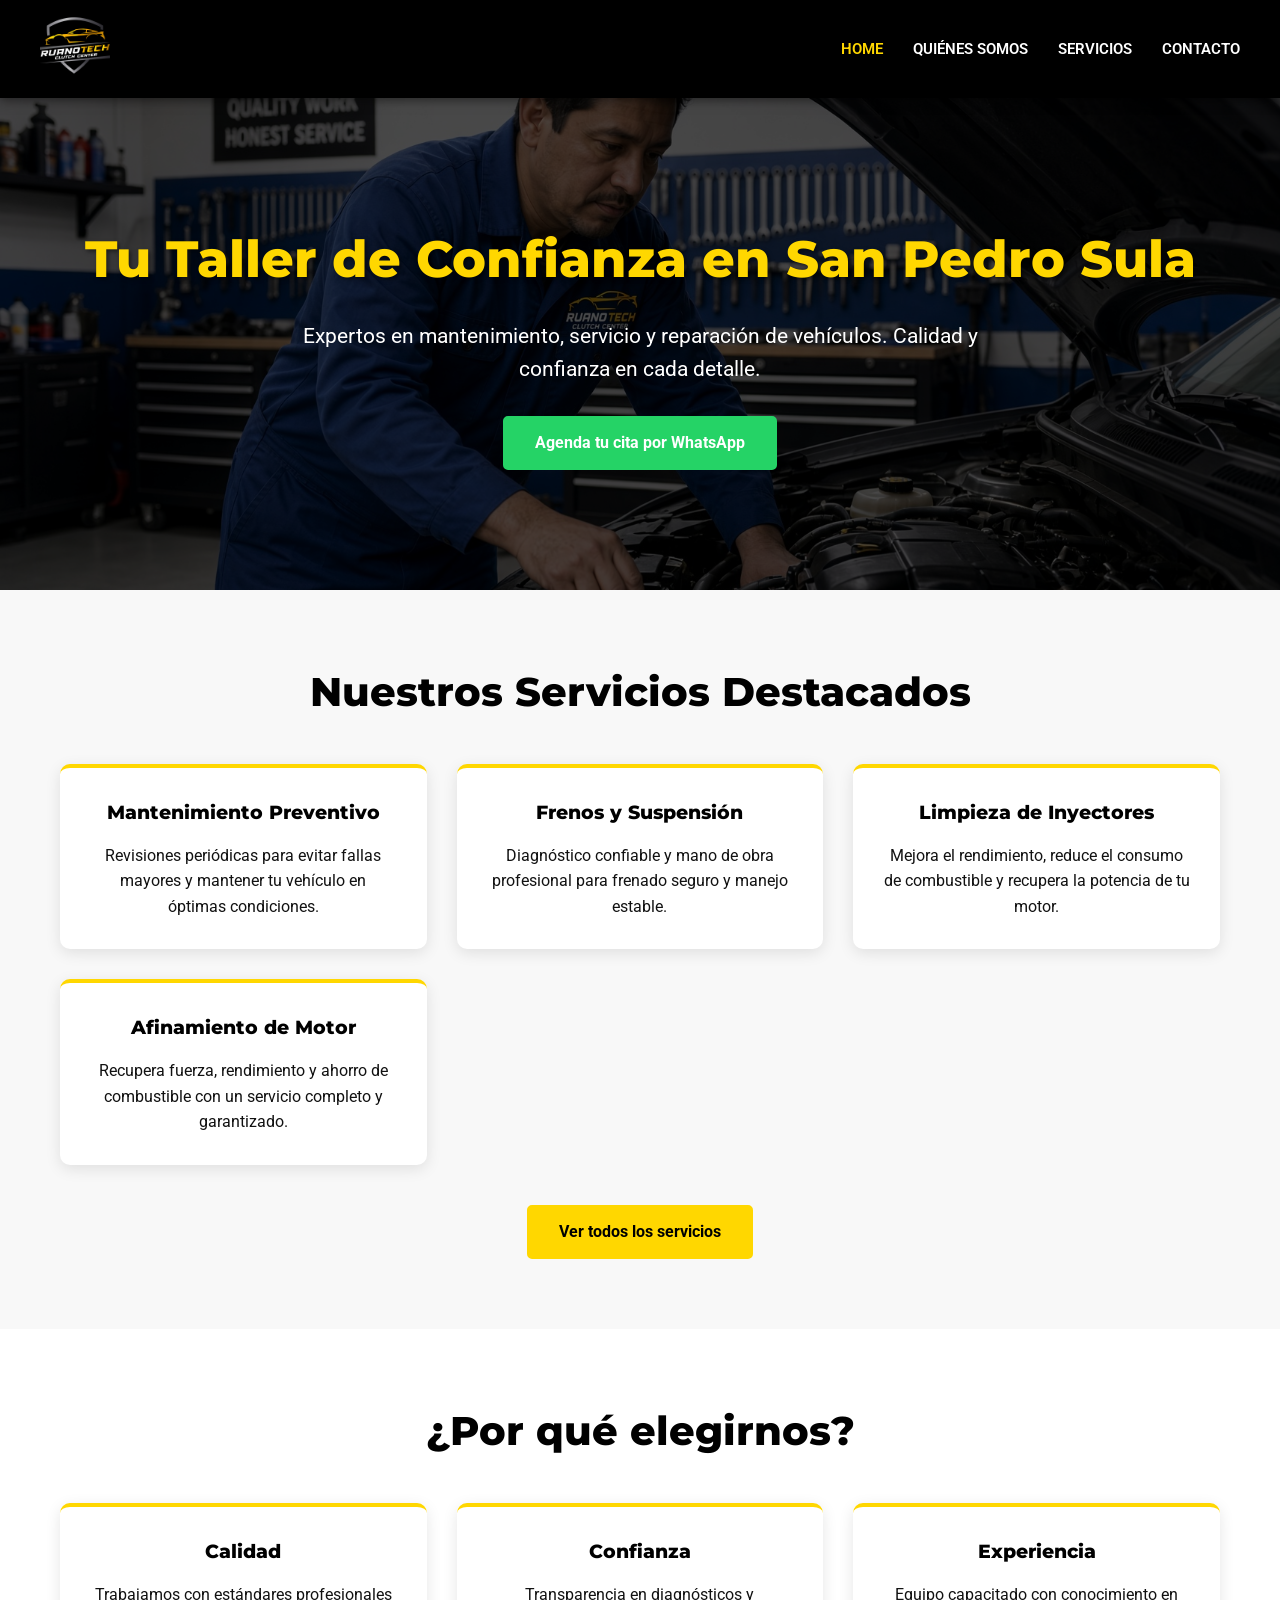
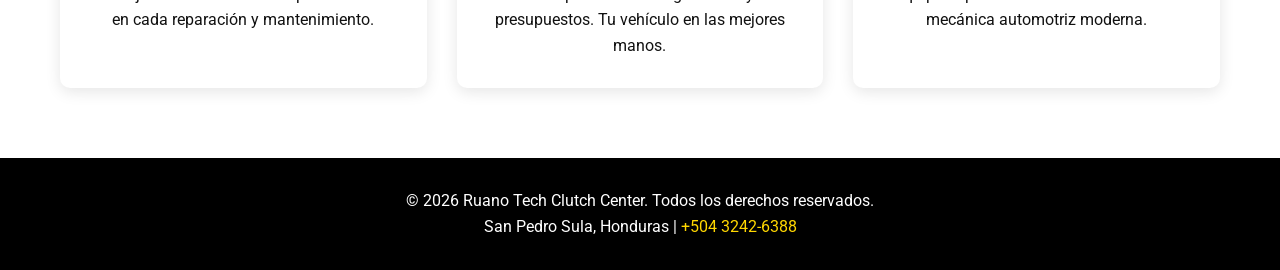
<file: ruano-tech-website/index.html>
<!DOCTYPE html>
<html lang="es">
<head>
    <meta charset="UTF-8">
    <meta name="viewport" content="width=device-width, initial-scale=1.0">
    <title>Ruano Tech Clutch Center | Taller de Confianza en San Pedro Sula</title>
    <link rel="stylesheet" href="styles.css">
</head>
<body>
    <header>
        <div class="container header-content">
            <a href="index.html" class="logo"><img src="images/logo.png" alt="Ruano Tech Clutch Center"></a>
            <button class="mobile-menu" onclick="toggleMenu()">☰</button>
            <nav>
                <ul id="nav-menu">
                    <li><a href="index.html" class="active">Home</a></li>
                    <li><a href="quienes-somos.html">Quiénes Somos</a></li>
                    <li><a href="servicios.html">Servicios</a></li>
                    <li><a href="contacto.html">Contacto</a></li>
                </ul>
            </nav>
        </div>
    </header>

    <section class="hero">
        <div class="container">
            <h1>Tu Taller de Confianza en San Pedro Sula</h1>
            <p>Expertos en mantenimiento, servicio y reparación de vehículos. Calidad y confianza en cada detalle.</p>
            <a href="https://wa.me/50432426388" class="btn btn-whatsapp" target="_blank">Agenda tu cita por WhatsApp</a>
        </div>
    </section>

    <section>
        <div class="container">
            <h2>Nuestros Servicios Destacados</h2>
            <div class="services-grid">
                <div class="card">
                    <h3>Mantenimiento Preventivo</h3>
                    <p>Revisiones periódicas para evitar fallas mayores y mantener tu vehículo en óptimas condiciones.</p>
                </div>
                <div class="card">
                    <h3>Frenos y Suspensión</h3>
                    <p>Diagnóstico confiable y mano de obra profesional para frenado seguro y manejo estable.</p>
                </div>
                <div class="card">
                    <h3>Limpieza de Inyectores</h3>
                    <p>Mejora el rendimiento, reduce el consumo de combustible y recupera la potencia de tu motor.</p>
                </div>
                <div class="card">
                    <h3>Afinamiento de Motor</h3>
                    <p>Recupera fuerza, rendimiento y ahorro de combustible con un servicio completo y garantizado.</p>
                </div>
            </div>
            <div style="text-align: center; margin-top: 40px;">
                <a href="servicios.html" class="btn">Ver todos los servicios</a>
            </div>
        </div>
    </section>

    <section style="background: white;">
        <div class="container">
            <h2>¿Por qué elegirnos?</h2>
            <div class="services-grid">
                <div class="card">
                    <h3>Calidad</h3>
                    <p>Trabajamos con estándares profesionales en cada reparación y mantenimiento.</p>
                </div>
                <div class="card">
                    <h3>Confianza</h3>
                    <p>Transparencia en diagnósticos y presupuestos. Tu vehículo en las mejores manos.</p>
                </div>
                <div class="card">
                    <h3>Experiencia</h3>
                    <p>Equipo capacitado con conocimiento en mecánica automotriz moderna.</p>
                </div>
            </div>
        </div>
    </section>

    <footer>
        <div class="container">
            <p>&copy; 2026 Ruano Tech Clutch Center. Todos los derechos reservados.</p>
            <p>San Pedro Sula, Honduras | <a href="https://wa.me/50432426388">+504 3242-6388</a></p>
        </div>
    </footer>

    <script>
        function toggleMenu() {
            document.getElementById('nav-menu').classList.toggle('active');
        }
    </script>
</body>
</html>
</file>
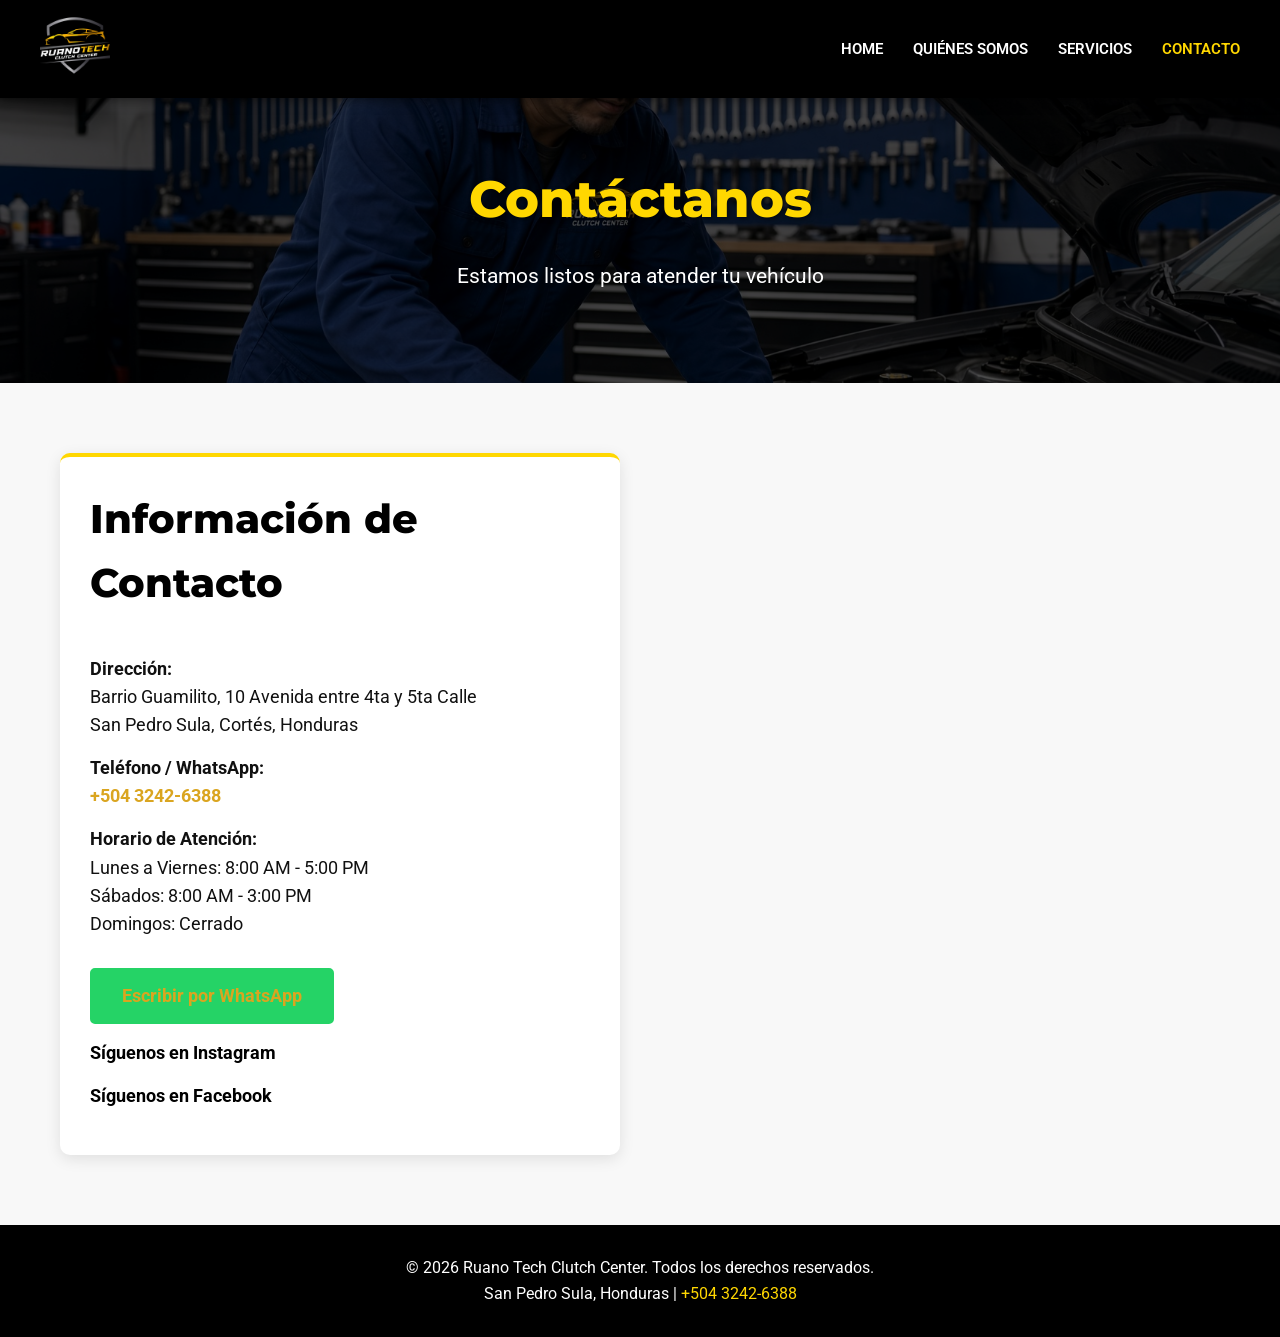
<file: ruano-tech-website/contacto.html>
<!DOCTYPE html>
<html lang="es">
<head>
    <meta charset="UTF-8">
    <meta name="viewport" content="width=device-width, initial-scale=1.0">
    <title>Contacto | Ruano Tech Clutch Center</title>
    <link rel="stylesheet" href="styles.css">
</head>
<body>
    <header>
        <div class="container header-content">
            <a href="index.html" class="logo"><img src="images/logo.png" alt="Ruano Tech Clutch Center"></a>
            <button class="mobile-menu" onclick="toggleMenu()">☰</button>
            <nav>
                <ul id="nav-menu">
                    <li><a href="index.html">Home</a></li>
                    <li><a href="quienes-somos.html">Quiénes Somos</a></li>
                    <li><a href="servicios.html">Servicios</a></li>
                    <li><a href="contacto.html" class="active">Contacto</a></li>
                </ul>
            </nav>
        </div>
    </header>

    <section class="hero" style="padding: 60px 0;">
        <div class="container">
            <h1>Contáctanos</h1>
            <p>Estamos listos para atender tu vehículo</p>
        </div>
    </section>

    <section>
        <div class="container">
            <div class="contact-info">
                <div class="contact-details">
                    <h2 style="text-align: left;">Información de Contacto</h2>
                    <p><strong>Dirección:</strong><br>
                    Barrio Guamilito, 10 Avenida entre 4ta y 5ta Calle<br>
                    San Pedro Sula, Cortés, Honduras</p>
                    
                    <p><strong>Teléfono / WhatsApp:</strong><br>
                    <a href="https://wa.me/50432426388" target="_blank">+504 3242-6388</a></p>
                    
                    <p><strong>Horario de Atención:</strong><br>
                    Lunes a Viernes: 8:00 AM - 5:00 PM<br>
                    Sábados: 8:00 AM - 3:00 PM<br>
                    Domingos: Cerrado</p>
                    
                    <p style="margin-top: 30px;">
                        <a href="https://wa.me/50432426388" class="btn btn-whatsapp" target="_blank">Escribir por WhatsApp</a>
                    </p>
                    <p style="margin-top: 15px;">
                        <a href="https://instagram.com/ruanotech_center" target="_blank" style="color: var(--primary);">Síguenos en Instagram</a>
                    </p>
                    <p style="margin-top: 10px;">
                    <a href="https://www.facebook.com/p/RuanoTech-61557183457480/" target="_blank" style="color: var(--primary);">Síguenos en Facebook</a>
                    </p>
                </div>
                <div class="map">
                    <iframe src="https://www.google.com/maps/embed?pb=!1m18!1m12!1m3!1d3859.5!2d-88.025!3d15.505!2m3!1f0!2f0!3f0!3m2!1i1024!2i768!4f13.1!3m3!1m2!1s0x0%3A0x0!2zMTXCsDMwJzE4LjAiTiA4OMKwMDEnMzAuMCJX!5e0!3m2!1ses!2shn!4v1" allowfullscreen="" loading="lazy"></iframe>
                </div>
            </div>
        </div>
    </section>

    <footer>
        <div class="container">
            <p>&copy; 2026 Ruano Tech Clutch Center. Todos los derechos reservados.</p>
            <p>San Pedro Sula, Honduras | <a href="https://wa.me/50432426388">+504 3242-6388</a></p>
        </div>
    </footer>

    <script>
        function toggleMenu() {
            document.getElementById('nav-menu').classList.toggle('active');
        }
    </script>
</body>
</html>
</file>
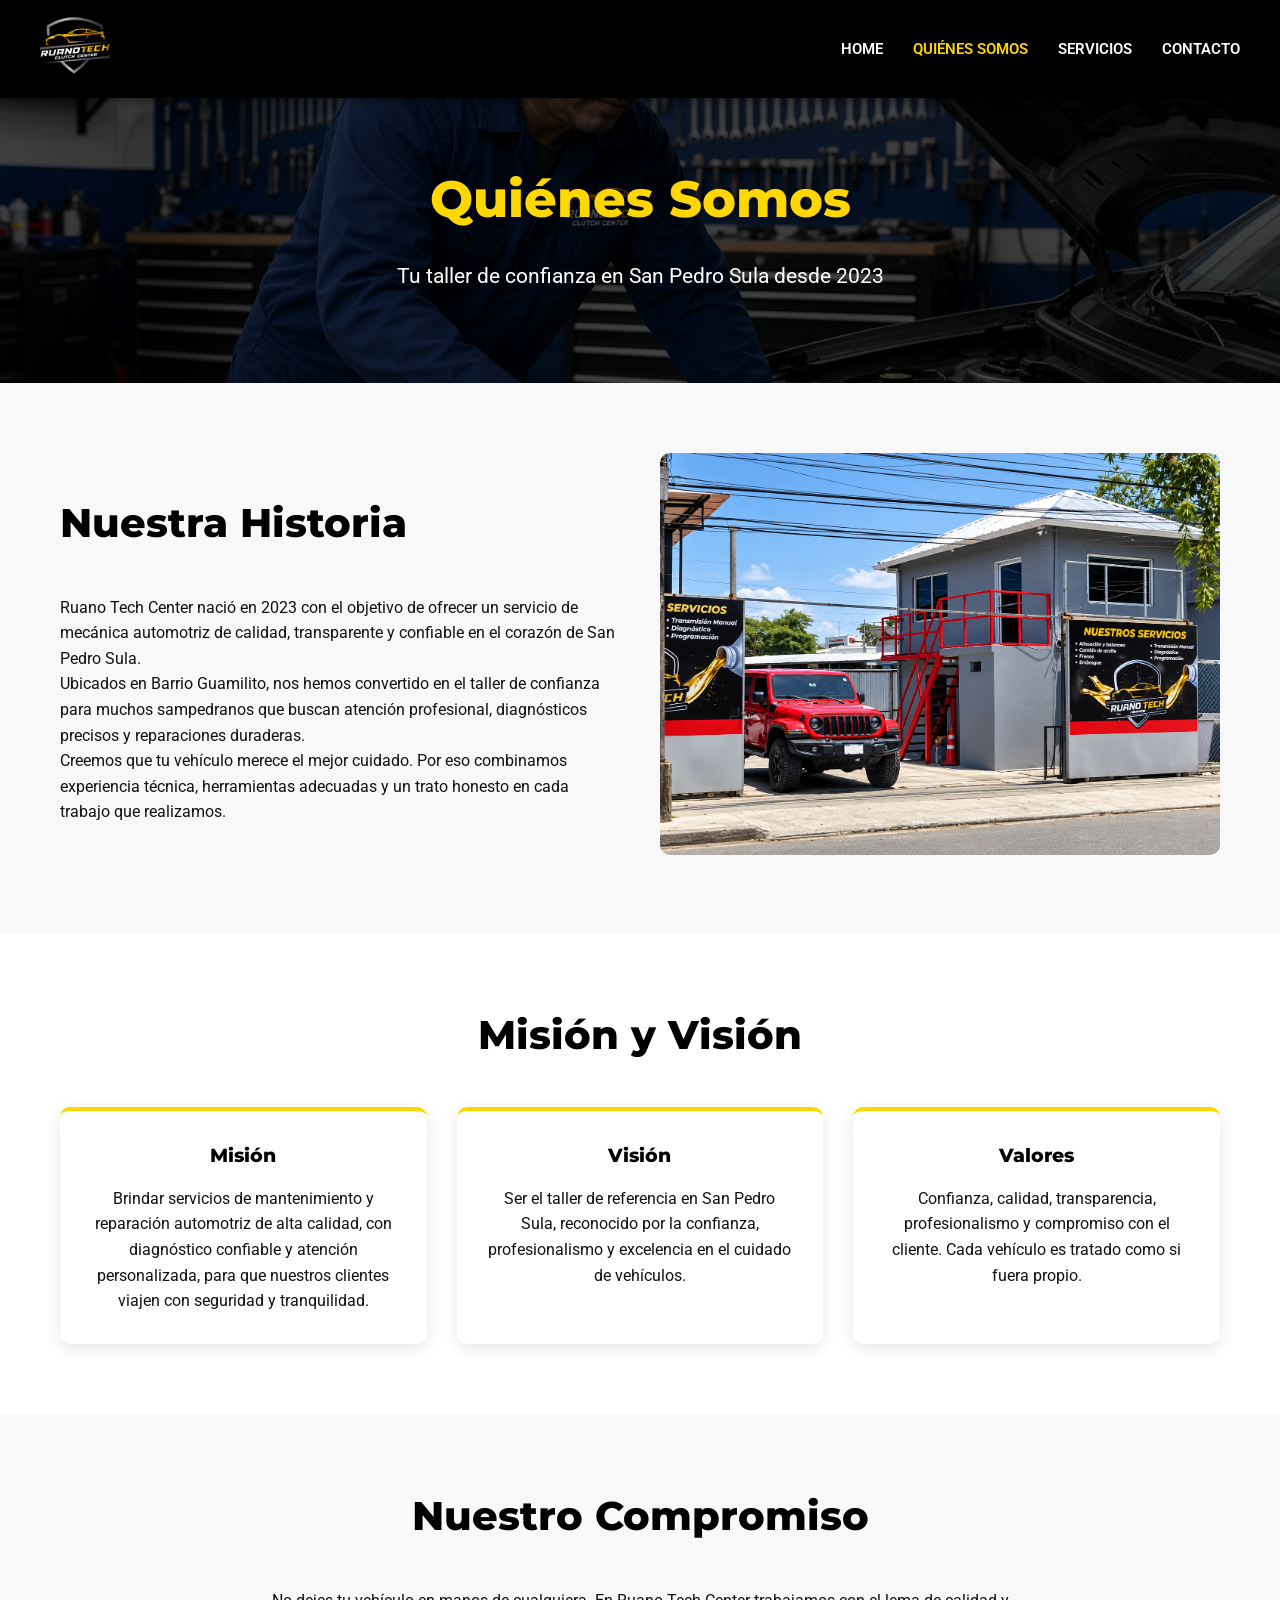
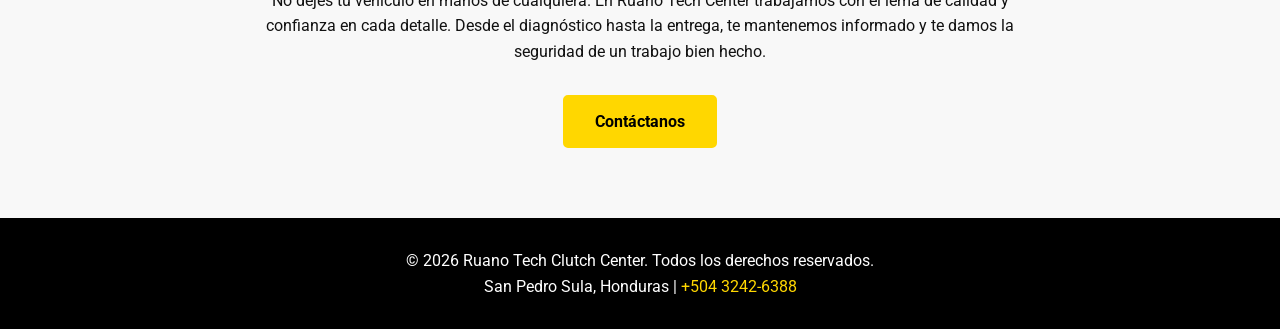
<file: ruano-tech-website/quienes-somos.html>
<!DOCTYPE html>
<html lang="es">
<head>
    <meta charset="UTF-8">
    <meta name="viewport" content="width=device-width, initial-scale=1.0">
    <title>Quiénes Somos | Ruano Tech Clutch Center</title>
    <link rel="stylesheet" href="styles.css">
</head>
<body>
    <header>
        <div class="container header-content">
            <a href="index.html" class="logo"><img src="images/logo.png" alt="Ruano Tech Clutch Center"></a>
            <button class="mobile-menu" onclick="toggleMenu()">☰</button>
            <nav>
                <ul id="nav-menu">
                    <li><a href="index.html">Home</a></li>
                    <li><a href="quienes-somos.html" class="active">Quiénes Somos</a></li>
                    <li><a href="servicios.html">Servicios</a></li>
                    <li><a href="contacto.html">Contacto</a></li>
                </ul>
            </nav>
        </div>
    </header>

    <section class="hero" style="padding: 60px 0;">
        <div class="container">
            <h1>Quiénes Somos</h1>
            <p>Tu taller de confianza en San Pedro Sula desde 2023</p>
        </div>
    </section>

    <section>
        <div class="container">
            <div class="about-content">
                <div>
                    <h2 style="text-align: left;">Nuestra Historia</h2>
                    <p>Ruano Tech Center nació en 2023 con el objetivo de ofrecer un servicio de mecánica automotriz de calidad, transparente y confiable en el corazón de San Pedro Sula.</p>
                    <p>Ubicados en Barrio Guamilito, nos hemos convertido en el taller de confianza para muchos sampedranos que buscan atención profesional, diagnósticos precisos y reparaciones duraderas.</p>
                    <p>Creemos que tu vehículo merece el mejor cuidado. Por eso combinamos experiencia técnica, herramientas adecuadas y un trato honesto en cada trabajo que realizamos.</p>
                </div>
                <div>
                    <img src="images/quienes-somos.png" alt="Taller Ruano Tech Center">
                </div>
            </div>
        </div>
    </section>

    <section style="background: white;">
        <div class="container">
            <h2>Misión y Visión</h2>
            <div class="services-grid">
                <div class="card">
                    <h3>Misión</h3>
                    <p>Brindar servicios de mantenimiento y reparación automotriz de alta calidad, con diagnóstico confiable y atención personalizada, para que nuestros clientes viajen con seguridad y tranquilidad.</p>
                </div>
                <div class="card">
                    <h3>Visión</h3>
                    <p>Ser el taller de referencia en San Pedro Sula, reconocido por la confianza, profesionalismo y excelencia en el cuidado de vehículos.</p>
                </div>
                <div class="card">
                    <h3>Valores</h3>
                    <p>Confianza, calidad, transparencia, profesionalismo y compromiso con el cliente. Cada vehículo es tratado como si fuera propio.</p>
                </div>
            </div>
        </div>
    </section>

    <section>
        <div class="container">
            <h2>Nuestro Compromiso</h2>
            <p style="text-align: center; max-width: 800px; margin: 0 auto 30px;">No dejes tu vehículo en manos de cualquiera. En Ruano Tech Center trabajamos con el lema de calidad y confianza en cada detalle. Desde el diagnóstico hasta la entrega, te mantenemos informado y te damos la seguridad de un trabajo bien hecho.</p>
            <div style="text-align: center;">
                <a href="contacto.html" class="btn">Contáctanos</a>
            </div>
        </div>
    </section>

    <footer>
        <div class="container">
            <p>&copy; 2026 Ruano Tech Clutch Center. Todos los derechos reservados.</p>
            <p>San Pedro Sula, Honduras | <a href="https://wa.me/50432426388">+504 3242-6388</a></p>
        </div>
    </footer>

    <script>
        function toggleMenu() {
            document.getElementById('nav-menu').classList.toggle('active');
        }
    </script>
</body>
</html>
</file>
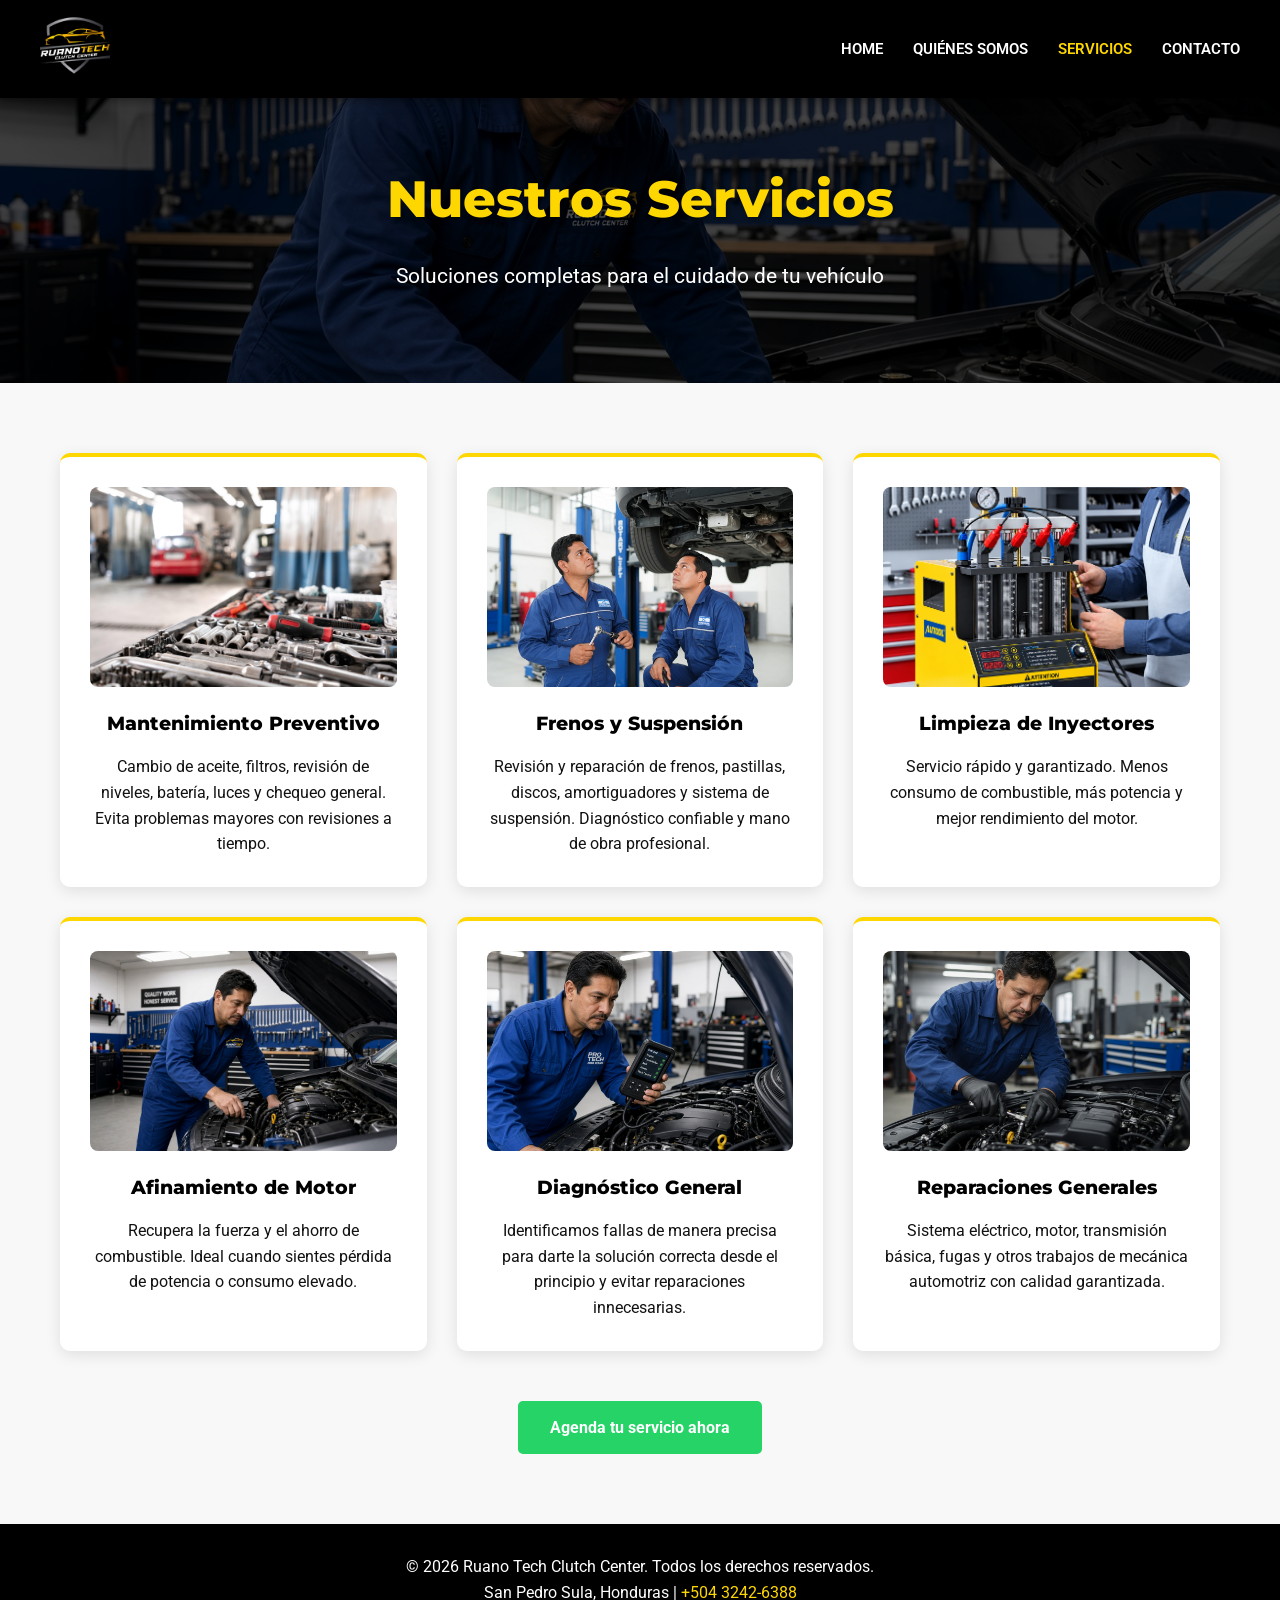
<file: ruano-tech-website/servicios.html>
<!DOCTYPE html>
<html lang="es">
<head>
    <meta charset="UTF-8">
    <meta name="viewport" content="width=device-width, initial-scale=1.0">
    <title>Servicios | Ruano Tech Clutch Center</title>
    <link rel="stylesheet" href="styles.css">
</head>
<body>
    <header>
        <div class="container header-content">
            <a href="index.html" class="logo"><img src="images/logo.png" alt="Ruano Tech Clutch Center"></a>
            <button class="mobile-menu" onclick="toggleMenu()">☰</button>
            <nav>
                <ul id="nav-menu">
                    <li><a href="index.html">Home</a></li>
                    <li><a href="quienes-somos.html">Quiénes Somos</a></li>
                    <li><a href="servicios.html" class="active">Servicios</a></li>
                    <li><a href="contacto.html">Contacto</a></li>
                </ul>
            </nav>
        </div>
    </header>

    <section class="hero" style="padding: 60px 0;">
        <div class="container">
            <h1>Nuestros Servicios</h1>
            <p>Soluciones completas para el cuidado de tu vehículo</p>
        </div>
    </section>

    <section>
        <div class="container">
            <div class="products-grid">
                <div class="card">
                    <img src="images/tools.jpg" alt="Mantenimiento">
                    <h3>Mantenimiento Preventivo</h3>
                    <p>Cambio de aceite, filtros, revisión de niveles, batería, luces y chequeo general. Evita problemas mayores con revisiones a tiempo.</p>
                </div>
                <div class="card">
                    <img src="images/taller3.jpg" alt="Frenos">
                    <h3>Frenos y Suspensión</h3>
                    <p>Revisión y reparación de frenos, pastillas, discos, amortiguadores y sistema de suspensión. Diagnóstico confiable y mano de obra profesional.</p>
                </div>
                <div class="card">
                    <img src="images/limpieza-inyectores.png" alt="Inyectores">
                    <h3>Limpieza de Inyectores</h3>
                    <p>Servicio rápido y garantizado. Menos consumo de combustible, más potencia y mejor rendimiento del motor.</p>
                </div>
                <div class="card">
                    <img src="images/Taller.jpg" alt="Afinamiento">
                    <h3>Afinamiento de Motor</h3>
                    <p>Recupera la fuerza y el ahorro de combustible. Ideal cuando sientes pérdida de potencia o consumo elevado.</p>
                </div>
                <div class="card">
                    <img src="images/diagnostico.jpg" alt="Diagnóstico General">
                    <h3>Diagnóstico General</h3>
                    <p>Identificamos fallas de manera precisa para darte la solución correcta desde el principio y evitar reparaciones innecesarias.</p>
                </div>
                <div class="card">
                    <img src="images/reparaciones.jpg" alt="Reparaciones Generales">
                    <h3>Reparaciones Generales</h3>
                    <p>Sistema eléctrico, motor, transmisión básica, fugas y otros trabajos de mecánica automotriz con calidad garantizada.</p>
                </div>
            </div>
            <div style="text-align: center; margin-top: 50px;">
                <a href="https://wa.me/50432426388" class="btn btn-whatsapp" target="_blank">Agenda tu servicio ahora</a>
            </div>
        </div>
    </section>

    <footer>
        <div class="container">
            <p>&copy; 2026 Ruano Tech Clutch Center. Todos los derechos reservados.</p>
            <p>San Pedro Sula, Honduras | <a href="https://wa.me/50432426388">+504 3242-6388</a></p>
        </div>
    </footer>

    <script>
        function toggleMenu() {
            document.getElementById('nav-menu').classList.toggle('active');
        }
    </script>
</body>
</html>
</file>
<file: ruano-tech-website/styles.css>
/* Ruano Tech Clutch Center - Sitio Web */
@import url('https://fonts.googleapis.com/css2?family=Montserrat:wght@800&family=Roboto:wght@400;500;700&display=swap');

* {
    margin: 0;
    padding: 0;
    box-sizing: border-box;
}

:root {
    --primary: #000000;
    --accent: #FFD700;
    --secondary: #DAA520;
    --dark: #111111;
    --light: #f8f8f8;
    --gray: #555555;
    --white: #ffffff;
    --silver: #C0C0C0;
}

body {
    font-family: 'Roboto', Tahoma, Geneva, Verdana, sans-serif;
    line-height: 1.6;
    color: var(--dark);
    background: var(--light);
}

.container {
    max-width: 1200px;
    margin: 0 auto;
    padding: 0 20px;
}

/* Header & Nav */
header {
    background: var(--primary);
    color: white;
    position: sticky;
    top: 0;
    z-index: 1000;
    box-shadow: 0 2px 10px rgba(0,0,0,0.5);
}

.header-content {
    display: flex;
    justify-content: space-between;
    align-items: center;
    padding: 10px 0;
}

.logo img {
    height: 70px;
    width: auto;
}

nav ul {
    display: flex;
    list-style: none;
    gap: 30px;
}

nav a {
    color: white;
    text-decoration: none;
    font-weight: 600;
    transition: color 0.3s;
    text-transform: uppercase;
    font-size: 0.95rem;
}

nav a:hover, nav a.active {
    color: var(--accent);
}

.mobile-menu {
    display: none;
    background: none;
    border: none;
    color: white;
    font-size: 1.5rem;
    cursor: pointer;
}

/* Hero */
.hero {
    background: linear-gradient(rgba(0, 0, 0, 0.7), rgba(0, 0, 0, 0.7)), url('images/Taller.jpg') center/cover;
    color: white;
    padding: 120px 0;
    text-align: center;
}

.hero h1 {
    font-family: 'Montserrat', sans-serif;
    font-weight: 800;
    font-size: 3.2rem;
    margin-bottom: 20px;
    color: var(--accent);
    text-shadow: 2px 2px 4px rgba(0,0,0,0.5);
}

.hero p {
    font-size: 1.3rem;
    margin-bottom: 30px;
    max-width: 700px;
    margin-left: auto;
    margin-right: auto;
}

.btn {
    display: inline-block;
    background: var(--accent);
    color: var(--primary);
    padding: 12px 30px;
    text-decoration: none;
    border-radius: 5px;
    font-weight: bold;
    transition: all 0.3s;
    border: 2px solid var(--accent);
}

.btn:hover {
    background: transparent;
    color: var(--accent);
}

.btn-whatsapp {
    background: #25D366;
    color: white;
    border-color: #25D366;
}

.btn-whatsapp:hover {
    background: transparent;
    color: #25D366;
}

/* Sections */
section {
    padding: 70px 0;
}

h2 {
    font-family: 'Montserrat', sans-serif;
    font-weight: 800;
    text-align: center;
    font-size: 2.5rem;
    margin-bottom: 40px;
    color: var(--primary);
}

.services-grid, .about-grid, .products-grid {
    display: grid;
    grid-template-columns: repeat(auto-fit, minmax(300px, 1fr));
    gap: 30px;
}

.card {
    background: white;
    padding: 30px;
    border-radius: 10px;
    box-shadow: 0 4px 15px rgba(0,0,0,0.1);
    text-align: center;
    transition: transform 0.3s;
    border-top: 4px solid var(--accent);
}

.card:hover {
    transform: translateY(-5px);
}

.card h3 {
    font-family: 'Montserrat', sans-serif;
    font-weight: 800;
    color: var(--primary);
    margin-bottom: 15px;
}

.card img {
    width: 100%;
    height: 200px;
    object-fit: cover;
    border-radius: 8px;
    margin-bottom: 15px;
}

/* About */
.about-content {
    display: grid;
    grid-template-columns: 1fr 1fr;
    gap: 40px;
    align-items: center;
}

.about-content img {
    width: 100%;
    border-radius: 10px;
}

/* Contact */
.contact-info {
    display: grid;
    grid-template-columns: 1fr 1fr;
    gap: 40px;
}

.contact-details {
    background: white;
    padding: 30px;
    border-radius: 10px;
    box-shadow: 0 4px 15px rgba(0,0,0,0.1);
    border-top: 4px solid var(--accent);
}

.contact-details p {
    margin: 15px 0;
    font-size: 1.1rem;
}

.contact-details a {
    color: var(--secondary);
    text-decoration: none;
    font-weight: bold;
}

.map {
    border-radius: 10px;
    overflow: hidden;
    height: 400px;
}

.map iframe {
    width: 100%;
    height: 100%;
    border: 0;
}

/* Footer */
footer {
    background: var(--primary);
    color: white;
    text-align: center;
    padding: 30px 0;
}

footer a {
    color: var(--accent);
    text-decoration: none;
}

/* Responsive */
@media (max-width: 768px) {
    .header-content {
        flex-wrap: wrap;
    }
    
    .logo img {
        height: 55px;
    }
    
    nav ul {
        display: none;
        flex-direction: column;
        width: 100%;
        gap: 15px;
        padding: 20px 0;
    }
    
    nav ul.active {
        display: flex;
    }
    
    .mobile-menu {
        display: block;
    }
    
    .hero h1 {
        font-size: 2.2rem;
    }
    
    .about-content, .contact-info {
        grid-template-columns: 1fr;
    }
    
    h2 {
        font-size: 2rem;
    }
}
</file>
